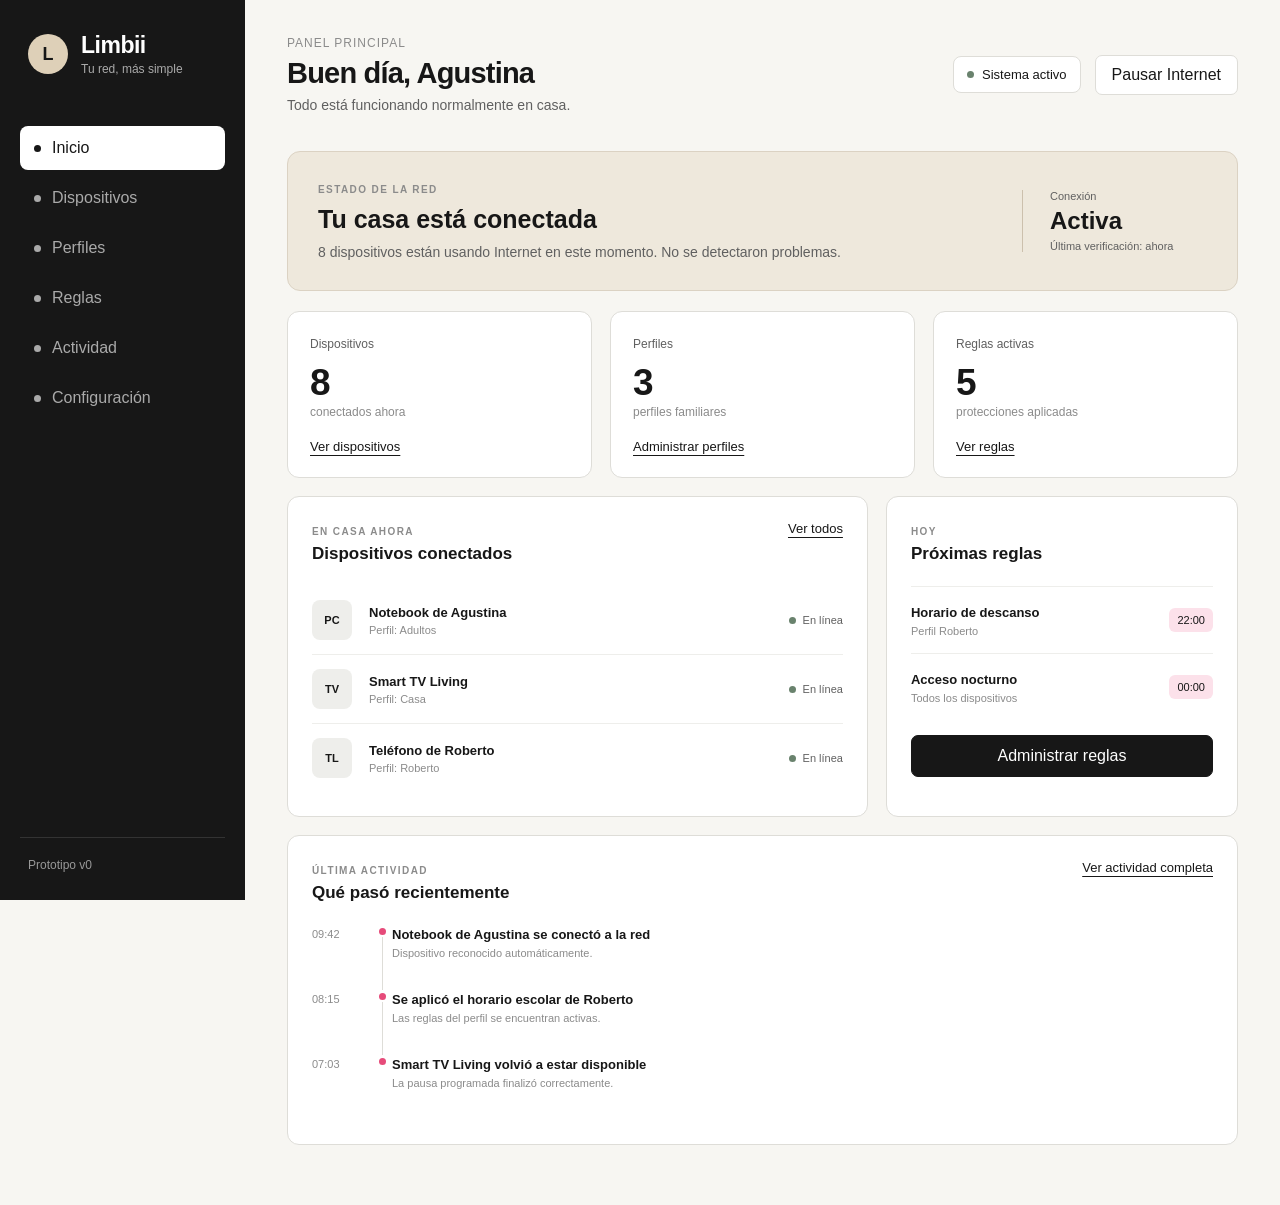
<file: prototipo/index.html>
<!DOCTYPE html>
<html lang="es">
<head>
    <meta charset="UTF-8">
    <meta name="viewport" content="width=device-width, initial-scale=1.0">

    <title>Limbii </title>

    <link rel="stylesheet" href="estilos.css">
</head>

<body>

    <div class="aplicacion">

        <!-- Barra lateral -->
        <aside class="barra-lateral">

            <div class="marca">
                <div class="marca-simbolo">L</div>

                <div>
                    <h1>Limbii</h1>
                    <span>Tu red, más simple</span>
                </div>
            </div>

            <nav class="menu">

                <button class="menu-item activo" data-seccion="inicio">
                    <span class="menu-indicador"></span>
                    Inicio
                </button>

                <button class="menu-item" data-seccion="dispositivos">
                    <span class="menu-indicador"></span>
                    Dispositivos
                </button>

                <button class="menu-item" data-seccion="perfiles">
                    <span class="menu-indicador"></span>
                    Perfiles
                </button>

                <button class="menu-item" data-seccion="reglas">
                    <span class="menu-indicador"></span>
                    Reglas
                </button>

                <button class="menu-item" data-seccion="actividad">
                    <span class="menu-indicador"></span>
                    Actividad
                </button>

                <button class="menu-item" data-seccion="configuracion">
                    <span class="menu-indicador"></span>
                    Configuración
                </button>

            </nav>

            <div class="barra-pie">
                <p>Prototipo v0</p>
            </div>

        </aside>


        <!-- Contenido -->
        <main class="contenido">

            <!-- Cabecera -->
            <header class="cabecera">

                <div>
                    <p class="cabecera-superior">Panel principal</p>
                    <h2>Buen día, Agustina</h2>
                    <p class="cabecera-descripcion">
                        Todo está funcionando normalmente en casa.
                    </p>
                </div>

                <div class="cabecera-acciones">

                    <div class="estado-sistema">
                        <span class="estado-punto"></span>
                        Sistema activo
                    </div>

                    <button class="boton-secundario" id="botonPausarInternet">
                        Pausar Internet
                    </button>

                </div>

            </header>


            <!-- SECCIÓN INICIO -->
            <section class="seccion activa" id="inicio">

                <!-- Estado general -->
                <div class="estado-red">

                    <div class="estado-red-texto">
                        <span class="etiqueta">ESTADO DE LA RED</span>

                        <h3>Tu casa está conectada</h3>

                        <p>
                            8 dispositivos están usando Internet en este momento.
                            No se detectaron problemas.
                        </p>
                    </div>

                    <div class="estado-red-dato">
                        <span>Conexión</span>
                        <strong>Activa</strong>
                        <small>Última verificación: ahora</small>
                    </div>

                </div>


                <!-- Tarjetas resumen -->
                <div class="resumen">

                    <article class="tarjeta-resumen">
                        <span class="tarjeta-titulo">Dispositivos</span>

                        <div class="tarjeta-numero">8</div>

                        <p>conectados ahora</p>

                        <button class="enlace-interno" data-ir="dispositivos">
                            Ver dispositivos
                        </button>
                    </article>


                    <article class="tarjeta-resumen">
                        <span class="tarjeta-titulo">Perfiles</span>

                        <div class="tarjeta-numero">3</div>

                        <p>perfiles familiares</p>

                        <button class="enlace-interno" data-ir="perfiles">
                            Administrar perfiles
                        </button>
                    </article>


                    <article class="tarjeta-resumen">
                        <span class="tarjeta-titulo">Reglas activas</span>

                        <div class="tarjeta-numero">5</div>

                        <p>protecciones aplicadas</p>

                        <button class="enlace-interno" data-ir="reglas">
                            Ver reglas
                        </button>
                    </article>

                </div>


                <div class="grilla-principal">

                    <!-- Dispositivos principales -->
                    <article class="panel">

                        <div class="panel-cabecera">

                            <div>
                                <span class="etiqueta">EN CASA AHORA</span>
                                <h3>Dispositivos conectados</h3>
                            </div>

                            <button class="boton-texto" data-ir="dispositivos">
                                Ver todos
                            </button>

                        </div>


                        <div class="lista-dispositivos">

                            <div class="dispositivo">

                                <div class="dispositivo-icono">
                                    PC
                                </div>

                                <div class="dispositivo-info">
                                    <strong>Notebook de Agustina</strong>
                                    <span>Perfil: Adultos</span>
                                </div>

                                <div class="dispositivo-estado">
                                    <span class="estado-punto"></span>
                                    En línea
                                </div>

                            </div>


                            <div class="dispositivo">

                                <div class="dispositivo-icono">
                                    TV
                                </div>

                                <div class="dispositivo-info">
                                    <strong>Smart TV Living</strong>
                                    <span>Perfil: Casa</span>
                                </div>

                                <div class="dispositivo-estado">
                                    <span class="estado-punto"></span>
                                    En línea
                                </div>

                            </div>


                            <div class="dispositivo">

                                <div class="dispositivo-icono">
                                    TL
                                </div>

                                <div class="dispositivo-info">
                                    <strong>Teléfono de Roberto</strong>
                                    <span>Perfil: Roberto</span>
                                </div>

                                <div class="dispositivo-estado">
                                    <span class="estado-punto"></span>
                                    En línea
                                </div>

                            </div>

                        </div>

                    </article>


                    <!-- Rutinas -->
                    <article class="panel panel-rutinas">

                        <div class="panel-cabecera">

                            <div>
                                <span class="etiqueta">HOY</span>
                                <h3>Próximas reglas</h3>
                            </div>

                        </div>

                        <div class="rutina">

                            <div>
                                <strong>Horario de descanso</strong>
                                <p>Perfil Roberto</p>
                            </div>

                            <span>22:00</span>

                        </div>


                        <div class="rutina">

                            <div>
                                <strong>Acceso nocturno</strong>
                                <p>Todos los dispositivos</p>
                            </div>

                            <span>00:00</span>

                        </div>


                        <button class="boton-principal ancho-completo" data-ir="reglas">
                            Administrar reglas
                        </button>

                    </article>

                </div>


                <!-- Actividad reciente -->
                <article class="panel actividad-reciente">

                    <div class="panel-cabecera">

                        <div>
                            <span class="etiqueta">ÚLTIMA ACTIVIDAD</span>
                            <h3>Qué pasó recientemente</h3>
                        </div>

                        <button class="boton-texto" data-ir="actividad">
                            Ver actividad completa
                        </button>

                    </div>


                    <div class="actividad-item">

                        <div class="actividad-hora">09:42</div>

                        <div class="actividad-linea">
                            <span></span>
                        </div>

                        <div class="actividad-texto">
                            <strong>Notebook de Agustina se conectó a la red</strong>
                            <p>Dispositivo reconocido automáticamente.</p>
                        </div>

                    </div>


                    <div class="actividad-item">

                        <div class="actividad-hora">08:15</div>

                        <div class="actividad-linea">
                            <span></span>
                        </div>

                        <div class="actividad-texto">
                            <strong>Se aplicó el horario escolar de Roberto</strong>
                            <p>Las reglas del perfil se encuentran activas.</p>
                        </div>

                    </div>


                    <div class="actividad-item">

                        <div class="actividad-hora">07:03</div>

                        <div class="actividad-linea">
                            <span></span>
                        </div>

                        <div class="actividad-texto">
                            <strong>Smart TV Living volvió a estar disponible</strong>
                            <p>La pausa programada finalizó correctamente.</p>
                        </div>

                    </div>

                </article>

            </section>


            <!-- SECCIÓN DISPOSITIVOS -->
            <section class="seccion" id="dispositivos">

                <div class="titulo-seccion">

                    <div>
                        <span class="etiqueta">RED DOMÉSTICA</span>
                        <h2>Dispositivos</h2>
                        <p>
                            Consultá y administrá los equipos conectados a tu red.
                        </p>
                    </div>

                    <button class="boton-principal">
                        Agregar dispositivo
                    </button>

                </div>


                <article class="panel">

                    <div class="barra-filtros">

                        <input
                            type="search"
                            id="buscarDispositivo"
                            placeholder="Buscar dispositivo"
                        >

                        <select>
                            <option>Todos los perfiles</option>
                            <option>Adultos</option>
                            <option>Roberto</option>
                            <option>Casa</option>
                        </select>

                    </div>


                    <div class="tabla-simple">

                        <div class="tabla-fila tabla-encabezado">
                            <span>Dispositivo</span>
                            <span>Perfil</span>
                            <span>Estado</span>
                            <span>Acceso</span>
                        </div>


                        <div class="tabla-fila dispositivo-buscable">

                            <div>
                                <strong>Notebook de Agustina</strong>
                                <small>192.168.1.20</small>
                            </div>

                            <span>Adultos</span>

                            <span class="estado-en-linea">
                                En línea
                            </span>

                            <button class="boton-pausa">
                                Pausar
                            </button>

                        </div>


                        <div class="tabla-fila dispositivo-buscable">

                            <div>
                                <strong>Teléfono de Roberto</strong>
                                <small>192.168.1.31</small>
                            </div>

                            <span>Roberto</span>

                            <span class="estado-en-linea">
                                En línea
                            </span>

                            <button class="boton-pausa">
                                Pausar
                            </button>

                        </div>


                        <div class="tabla-fila dispositivo-buscable">

                            <div>
                                <strong>Smart TV Living</strong>
                                <small>192.168.1.45</small>
                            </div>

                            <span>Casa</span>

                            <span class="estado-en-linea">
                                En línea
                            </span>

                            <button class="boton-pausa">
                                Pausar
                            </button>

                        </div>


                        <div class="tabla-fila dispositivo-buscable">

                            <div>
                                <strong>Tablet</strong>
                                <small>192.168.1.52</small>
                            </div>

                            <span>Roberto</span>

                            <span class="estado-desconectado">
                                Desconectado
                            </span>

                            <button class="boton-pausa" disabled>
                                Pausar
                            </button>

                        </div>

                    </div>

                </article>

            </section>


            <!-- SECCIÓN PERFILES -->
            <section class="seccion" id="perfiles">

                <div class="titulo-seccion">

                    <div>
                        <span class="etiqueta">PERSONAS Y GRUPOS</span>
                        <h2>Perfiles</h2>
                        <p>
                            Organizá dispositivos y reglas según cada integrante de la casa.
                        </p>
                    </div>

                    <button class="boton-principal">
                        Crear perfil
                    </button>

                </div>


                <div class="perfiles-grid">

                    <article class="perfil">

                        <div class="perfil-inicial">
                            A
                        </div>

                        <div class="perfil-contenido">
                            <h3>Adultos</h3>
                            <p>3 dispositivos</p>

                            <div class="perfil-regla">
                                Sin restricciones horarias
                            </div>
                        </div>

                        <button class="boton-secundario">
                            Administrar
                        </button>

                    </article>


                    <article class="perfil perfil-destacado">

                        <div class="perfil-inicial">
                            M
                        </div>

                        <div class="perfil-contenido">
                            <h3>Roberto</h3>
                            <p>2 dispositivos</p>

                            <div class="perfil-regla">
                                Horario protegido activo
                            </div>
                        </div>

                        <button class="boton-secundario">
                            Administrar
                        </button>

                    </article>


                    <article class="perfil">

                        <div class="perfil-inicial">
                            C
                        </div>

                        <div class="perfil-contenido">
                            <h3>Casa</h3>
                            <p>3 dispositivos</p>

                            <div class="perfil-regla">
                                Dispositivos compartidos
                            </div>
                        </div>

                        <button class="boton-secundario">
                            Administrar
                        </button>

                    </article>

                </div>

            </section>


            <!-- SECCIÓN REGLAS -->
            <section class="seccion" id="reglas">

                <div class="titulo-seccion">

                    <div>
                        <span class="etiqueta">CONTROL DE ACCESO</span>
                        <h2>Reglas</h2>
                        <p>
                            Definí cuándo y cómo pueden conectarse los perfiles.
                        </p>
                    </div>

                    <button class="boton-principal" id="nuevaRegla">
                        Nueva regla
                    </button>

                </div>


                <article class="panel">

                    <div class="regla">

                        <div>
                            <span class="regla-tipo">HORARIO</span>
                            <h3>Descanso nocturno</h3>
                            <p>Roberto · Todos los días de 22:00 a 07:00</p>
                        </div>

                        <label class="interruptor">
                            <input type="checkbox" checked>
                            <span></span>
                        </label>

                    </div>


                    <div class="regla">

                        <div>
                            <span class="regla-tipo">CONTENIDO</span>
                            <h3>Navegación protegida</h3>
                            <p>Roberto · Protección de categorías no adecuadas.</p>
                        </div>

                        <label class="interruptor">
                            <input type="checkbox" checked>
                            <span></span>
                        </label>

                    </div>


                    <div class="regla">

                        <div>
                            <span class="regla-tipo">HORARIO</span>
                            <h3>Horario escolar</h3>
                            <p>Roberto · Lunes a viernes de 08:00 a 12:00</p>
                        </div>

                        <label class="interruptor">
                            <input type="checkbox" checked>
                            <span></span>
                        </label>

                    </div>


                    <div class="regla">

                        <div>
                            <span class="regla-tipo">GENERAL</span>
                            <h3>Pausa nocturna de dispositivos compartidos</h3>
                            <p>Casa · Todos los días desde las 00:00.</p>
                        </div>

                        <label class="interruptor">
                            <input type="checkbox">
                            <span></span>
                        </label>

                    </div>

                </article>

            </section>


            <!-- SECCIÓN ACTIVIDAD -->
            <section class="seccion" id="actividad">

                <div class="titulo-seccion">

                    <div>
                        <span class="etiqueta">REGISTRO</span>
                        <h2>Actividad</h2>
                        <p>
                            Consultá los principales eventos ocurridos en la red.
                        </p>
                    </div>

                </div>


                <article class="panel">

                    <div class="actividad-listado">

                        <div class="registro">

                            <div class="registro-fecha">
                                <strong>Hoy</strong>
                                <span>09:42</span>
                            </div>

                            <div>
                                <strong>Dispositivo conectado</strong>
                                <p>Notebook de Agustina ingresó a la red.</p>
                            </div>

                        </div>


                        <div class="registro">

                            <div class="registro-fecha">
                                <strong>Hoy</strong>
                                <span>08:15</span>
                            </div>

                            <div>
                                <strong>Regla aplicada</strong>
                                <p>Comenzó el horario escolar del perfil Roberto.</p>
                            </div>

                        </div>


                        <div class="registro">

                            <div class="registro-fecha">
                                <strong>Hoy</strong>
                                <span>07:03</span>
                            </div>

                            <div>
                                <strong>Acceso restaurado</strong>
                                <p>Smart TV Living recuperó el acceso a Internet.</p>
                            </div>

                        </div>


                        <div class="registro">

                            <div class="registro-fecha">
                                <strong>Ayer</strong>
                                <span>22:00</span>
                            </div>

                            <div>
                                <strong>Regla aplicada</strong>
                                <p>Comenzó el descanso nocturno del perfil Roberto.</p>
                            </div>

                        </div>

                    </div>

                </article>

            </section>


            <!-- SECCIÓN CONFIGURACIÓN -->
            <section class="seccion" id="configuracion">

                <div class="titulo-seccion">

                    <div>
                        <span class="etiqueta">SISTEMA</span>
                        <h2>Configuración</h2>
                        <p>
                            Preferencias generales del prototipo Limbii.
                        </p>
                    </div>

                </div>


                <div class="configuracion-grid">

                    <article class="panel">

                        <span class="etiqueta">RED</span>
                        <h3>Información del nodo Limbii</h3>

                        <div class="dato-configuracion">
                            <span>Nombre</span>
                            <strong>Limbii Casa</strong>
                        </div>

                        <div class="dato-configuracion">
                            <span>Dirección local</span>
                            <strong>192.168.1.10</strong>
                        </div>

                        <div class="dato-configuracion">
                            <span>Estado</span>
                            <strong>Activo</strong>
                        </div>

                    </article>


                    <article class="panel">

                        <span class="etiqueta">PREFERENCIAS</span>
                        <h3>Notificaciones</h3>

                        <div class="preferencia">

                            <div>
                                <strong>Nuevos dispositivos</strong>
                                <p>Avisar cuando aparece un equipo desconocido.</p>
                            </div>

                            <label class="interruptor">
                                <input type="checkbox" checked>
                                <span></span>
                            </label>

                        </div>


                        <div class="preferencia">

                            <div>
                                <strong>Cambios de reglas</strong>
                                <p>Registrar modificaciones realizadas por el administrador.</p>
                            </div>

                            <label class="interruptor">
                                <input type="checkbox" checked>
                                <span></span>
                            </label>

                        </div>

                    </article>

                </div>

            </section>

        </main>

    </div>


    <!-- Avisos del prototipo -->
    <div class="notificacion" id="notificacion">
        Acción realizada
    </div>


    <!-- Modal -->
    <div class="modal-fondo" id="modalRegla">

        <div class="modal">

            <div class="modal-cabecera">
                <div>
                    <span class="etiqueta">NUEVA REGLA</span>
                    <h3>Crear una regla</h3>
                </div>

                <button class="modal-cerrar" id="cerrarModal">
                    ×
                </button>
            </div>


            <form id="formRegla">

                <label>
                    Nombre de la regla

                    <input
                        type="text"
                        placeholder="Ej. Horario de estudio"
                        required
                    >
                </label>


                <label>
                    Perfil

                    <select required>
                        <option value="">Seleccionar perfil</option>
                        <option>Adultos</option>
                        <option>Roberto</option>
                        <option>Casa</option>
                    </select>
                </label>


                <label>
                    Tipo de regla

                    <select required>
                        <option>Horario</option>
                        <option>Contenido</option>
                        <option>Pausa de Internet</option>
                    </select>
                </label>


                <div class="modal-acciones">
                    <button
                        type="button"
                        class="boton-secundario"
                        id="cancelarModal"
                    >
                        Cancelar
                    </button>

                    <button
                        type="submit"
                        class="boton-principal"
                    >
                        Guardar regla
                    </button>
                </div>

            </form>

        </div>

    </div>


    <script src="script.js"></script>

</body>
</html>
</file>
<file: prototipo/estilos.css>
/* LMBIIIIIII */

* {
    margin: 0;
    padding: 0;
    box-sizing: border-box;
}

:root {
    --negro: #171717;
    --negro-suave: #292929;
    --gris-oscuro: #606060;
    --gris: #8b8b8b;
    --gris-claro: #eeeeeb;
    --fondo: #f7f6f2;
    --blanco: #ffffff;
    --beige: #ded0b8;
    --beige-claro: #eee8dc;
    --rosa: #e64b7a;
    --rosa-claro: #fce1ea;
    --verde: #69826d;
    --borde: #deddd8;
}

body {
    font-family: Arial, Helvetica, sans-serif;
    background: var(--fondo);
    color: var(--negro);
    min-height: 100vh;
}

button,
input,
select {
    font: inherit;
}

button {
    cursor: pointer;
}

.aplicacion {
    display: flex;
    min-height: 100vh;
}


/* BARRA LATERAL */

.barra-lateral {
    width: 245px;
    background: var(--negro);
    color: var(--blanco);
    padding: 32px 20px 24px;
    display: flex;
    flex-direction: column;
    position: fixed;
    top: 0;
    left: 0;
    bottom: 0;
}

.marca {
    display: flex;
    align-items: center;
    gap: 13px;
    margin-bottom: 50px;
    padding: 0 8px;
}

.marca-simbolo {
    width: 40px;
    height: 40px;
    border-radius: 50%;
    background: var(--beige);
    color: var(--negro);
    display: flex;
    align-items: center;
    justify-content: center;
    font-size: 18px;
    font-weight: bold;
}

.marca h1 {
    font-size: 23px;
    font-weight: 600;
    letter-spacing: -0.5px;
}

.marca span {
    display: block;
    font-size: 12px;
    color: #aaa;
    margin-top: 3px;
}

.menu {
    display: flex;
    flex-direction: column;
    gap: 6px;
}

.menu-item {
    width: 100%;
    border: none;
    background: transparent;
    color: #aaa;
    text-align: left;
    padding: 13px 14px;
    border-radius: 8px;
    display: flex;
    align-items: center;
    gap: 11px;
    transition: 0.2s;
}

.menu-item:hover {
    background: #242424;
    color: var(--blanco);
}

.menu-item.activo {
    background: var(--blanco);
    color: var(--negro);
}

.menu-indicador {
    width: 7px;
    height: 7px;
    border-radius: 50%;
    background: currentColor;
}

.barra-pie {
    margin-top: auto;
    border-top: 1px solid #333;
    padding: 20px 8px 0;
    color: #999;
}

.barra-pie p {
    font-size: 12px;
    margin-bottom: 4px;
}

.barra-pie span {
    font-size: 11px;
}


/* CONTENIDO */

.contenido {
    margin-left: 245px;
    width: calc(100% - 245px);
    padding: 36px 42px 60px;
}

.cabecera {
    display: flex;
    justify-content: space-between;
    align-items: center;
    margin-bottom: 38px;
}

.cabecera-superior {
    color: var(--gris);
    font-size: 12px;
    text-transform: uppercase;
    letter-spacing: 1px;
    margin-bottom: 7px;
}

.cabecera h2 {
    font-size: 29px;
    font-weight: 600;
    letter-spacing: -0.8px;
}

.cabecera-descripcion {
    color: var(--gris-oscuro);
    margin-top: 7px;
    font-size: 14px;
}

.cabecera-acciones {
    display: flex;
    align-items: center;
    gap: 14px;
}

.estado-sistema {
    display: flex;
    align-items: center;
    gap: 8px;
    font-size: 13px;
    background: var(--blanco);
    border: 1px solid var(--borde);
    padding: 10px 13px;
    border-radius: 8px;
}

.estado-punto {
    width: 7px;
    height: 7px;
    background: var(--verde);
    border-radius: 50%;
}


/* BOTON */

.boton-principal {
    border: 1px solid var(--negro);
    background: var(--negro);
    color: var(--blanco);
    padding: 11px 17px;
    border-radius: 7px;
    transition: 0.2s;
}

.boton-principal:hover {
    background: #333;
}

.boton-secundario {
    border: 1px solid var(--borde);
    background: var(--blanco);
    color: var(--negro);
    padding: 10px 16px;
    border-radius: 7px;
    transition: 0.2s;
}

.boton-secundario:hover {
    border-color: var(--negro);
}

.boton-texto,
.enlace-interno {
    background: transparent;
    border: 0;
    color: var(--negro);
    font-size: 13px;
    text-decoration: underline;
    text-underline-offset: 4px;
}

.ancho-completo {
    width: 100%;
}


/* SECCIONES */

.seccion {
    display: none;
}

.seccion.activa {
    display: block;
}

.etiqueta {
    color: var(--gris);
    font-size: 10px;
    font-weight: bold;
    letter-spacing: 1.4px;
}

.titulo-seccion {
    display: flex;
    justify-content: space-between;
    align-items: flex-end;
    margin-bottom: 28px;
}

.titulo-seccion h2 {
    font-size: 31px;
    margin-top: 6px;
}

.titulo-seccion p {
    color: var(--gris-oscuro);
    margin-top: 7px;
    font-size: 14px;
}


/* ESTADO RED */

.estado-red {
    background: var(--beige-claro);
    border: 1px solid #dbd2c3;
    border-radius: 13px;
    padding: 27px 30px;
    display: flex;
    align-items: center;
    justify-content: space-between;
    margin-bottom: 20px;
}

.estado-red h3 {
    font-size: 25px;
    margin: 8px 0;
}

.estado-red p {
    color: var(--gris-oscuro);
    max-width: 570px;
    line-height: 1.5;
    font-size: 14px;
}

.estado-red-dato {
    min-width: 185px;
    border-left: 1px solid #ccc0ad;
    padding-left: 27px;
}

.estado-red-dato span,
.estado-red-dato small {
    display: block;
    color: var(--gris-oscuro);
    font-size: 11px;
}

.estado-red-dato strong {
    display: block;
    font-size: 24px;
    margin: 5px 0;
}


/* PANTALLAZO */

.resumen {
    display: grid;
    grid-template-columns: repeat(3, 1fr);
    gap: 18px;
    margin-bottom: 18px;
}

.tarjeta-resumen {
    background: var(--blanco);
    border: 1px solid var(--borde);
    border-radius: 12px;
    padding: 22px;
}

.tarjeta-titulo {
    color: var(--gris-oscuro);
    font-size: 12px;
}

.tarjeta-numero {
    font-size: 37px;
    margin: 10px 0 1px;
    font-weight: 600;
}

.tarjeta-resumen p {
    color: var(--gris);
    font-size: 12px;
    margin-bottom: 18px;
}


/* PANEL */

.grilla-principal {
    display: grid;
    grid-template-columns: 1.65fr 1fr;
    gap: 18px;
    margin-bottom: 18px;
}

.panel {
    background: var(--blanco);
    border: 1px solid var(--borde);
    border-radius: 12px;
    padding: 24px;
}

.panel-cabecera {
    display: flex;
    justify-content: space-between;
    align-items: flex-start;
    margin-bottom: 22px;
}

.panel h3 {
    font-size: 17px;
    margin-top: 5px;
}


/* DISP. HOME */

.lista-dispositivos {
    display: flex;
    flex-direction: column;
}

.dispositivo {
    display: grid;
    grid-template-columns: 44px 1fr auto;
    align-items: center;
    gap: 13px;
    padding: 14px 0;
    border-top: 1px solid var(--gris-claro);
}

.dispositivo:first-child {
    border-top: 0;
}

.dispositivo-icono {
    width: 40px;
    height: 40px;
    background: var(--gris-claro);
    border-radius: 8px;
    display: flex;
    justify-content: center;
    align-items: center;
    font-size: 11px;
    font-weight: bold;
}

.dispositivo-info strong {
    display: block;
    font-size: 13px;
}

.dispositivo-info span {
    font-size: 11px;
    color: var(--gris);
    display: block;
    margin-top: 4px;
}

.dispositivo-estado {
    font-size: 11px;
    color: var(--gris-oscuro);
    display: flex;
    align-items: center;
    gap: 7px;
}


/* RUT */

.rutina {
    padding: 16px 0;
    border-top: 1px solid var(--gris-claro);
    display: flex;
    justify-content: space-between;
    align-items: center;
}

.rutina strong {
    font-size: 13px;
}

.rutina p {
    font-size: 11px;
    color: var(--gris);
    margin-top: 4px;
}

.rutina > span {
    background: var(--rosa-claro);
    padding: 6px 8px;
    border-radius: 6px;
    font-size: 11px;
}

.panel-rutinas .boton-principal {
    margin-top: 15px;
}


/* HOME */

.actividad-item {
    display: grid;
    grid-template-columns: 60px 20px 1fr;
    min-height: 65px;
}

.actividad-hora {
    font-size: 11px;
    color: var(--gris);
    padding-top: 3px;
}

.actividad-linea {
    display: flex;
    justify-content: center;
    position: relative;
}

.actividad-linea::after {
    content: "";
    position: absolute;
    top: 12px;
    bottom: 0;
    width: 1px;
    background: var(--borde);
}

.actividad-item:last-child .actividad-linea::after {
    display: none;
}

.actividad-linea span {
    width: 7px;
    height: 7px;
    border-radius: 50%;
    background: var(--rosa);
    z-index: 1;
    margin-top: 3px;
}

.actividad-texto strong {
    font-size: 13px;
}

.actividad-texto p {
    font-size: 11px;
    color: var(--gris);
    margin-top: 4px;
}


/* DISPOSITIVOS de red */

.barra-filtros {
    display: flex;
    justify-content: space-between;
    gap: 15px;
    margin-bottom: 22px;
}

.barra-filtros input {
    flex: 1;
}

input,
select {
    background: var(--blanco);
    border: 1px solid var(--borde);
    border-radius: 7px;
    padding: 11px 12px;
    color: var(--negro);
    outline: none;
}

input:focus,
select:focus {
    border-color: var(--negro);
}

.tabla-simple {
    width: 100%;
}

.tabla-fila {
    display: grid;
    grid-template-columns: 2fr 1fr 1fr 100px;
    gap: 15px;
    align-items: center;
    padding: 15px 8px;
    border-top: 1px solid var(--gris-claro);
    font-size: 13px;
}

.tabla-encabezado {
    color: var(--gris);
    font-size: 10px;
    text-transform: uppercase;
    letter-spacing: 1px;
    border-top: 0;
}

.tabla-fila small {
    display: block;
    color: var(--gris);
    margin-top: 4px;
}

.estado-en-linea {
    color: var(--verde);
}

.estado-desconectado {
    color: var(--gris);
}

.boton-pausa {
    background: transparent;
    border: 1px solid var(--borde);
    border-radius: 6px;
    padding: 7px 10px;
}

.boton-pausa:hover:not(:disabled) {
    background: var(--negro);
    color: var(--blanco);
    border-color: var(--negro);
}

.boton-pausa:disabled {
    opacity: 0.35;
    cursor: default;
}


/* PERFILES */

.perfiles-grid {
    display: grid;
    grid-template-columns: repeat(3, 1fr);
    gap: 18px;
}

.perfil {
    background: var(--blanco);
    border: 1px solid var(--borde);
    border-radius: 12px;
    padding: 25px;
}

.perfil-destacado {
    background: var(--rosa-claro);
    border-color: #e3c7d0;
}

.perfil-inicial {
    width: 47px;
    height: 47px;
    border-radius: 50%;
    background: var(--negro);
    color: var(--blanco);
    display: flex;
    align-items: center;
    justify-content: center;
    margin-bottom: 22px;
    font-weight: bold;
}

.perfil h3 {
    font-size: 19px;
}

.perfil-contenido > p {
    color: var(--gris);
    font-size: 12px;
    margin: 5px 0 18px;
}

.perfil-regla {
    background: rgba(255, 255, 255, 0.7);
    border-radius: 7px;
    padding: 11px;
    font-size: 11px;
    margin-bottom: 25px;
}


/* REGLAS */
.regla {
    display: flex;
    justify-content: space-between;
    gap: 20px;
    align-items: center;
    padding: 19px 5px;
    border-top: 1px solid var(--gris-claro);
}

.regla:first-child {
    border-top: 0;
}

.regla h3 {
    font-size: 15px;
    margin: 5px 0;
}

.regla p {
    font-size: 12px;
    color: var(--gris);
}

.regla-tipo {
    font-size: 9px;
    color: var(--gris);
    letter-spacing: 1px;
}


/* interruptor */

.interruptor {
    position: relative;
    display: inline-block;
    width: 42px;
    height: 23px;
    flex-shrink: 0;
}

.interruptor input {
    display: none;
}

.interruptor span {
    position: absolute;
    inset: 0;
    background: #ccc;
    border-radius: 20px;
    cursor: pointer;
    transition: 0.2s;
}

.interruptor span::before {
    content: "";
    position: absolute;
    width: 17px;
    height: 17px;
    left: 3px;
    top: 3px;
    background: white;
    border-radius: 50%;
    transition: 0.2s;
}

.interruptor input:checked + span {
    background: var(--negro);
}

.interruptor input:checked + span::before {
    transform: translateX(19px);
}


/* ACTIVIDAD */

.registro {
    display: grid;
    grid-template-columns: 120px 1fr;
    gap: 25px;
    padding: 19px 5px;
    border-top: 1px solid var(--gris-claro);
}

.registro:first-child {
    border-top: 0;
}

.registro-fecha strong {
    display: block;
    font-size: 12px;
}

.registro-fecha span {
    color: var(--gris);
    display: block;
    margin-top: 4px;
    font-size: 11px;
}

.registro > div:last-child strong {
    font-size: 13px;
}

.registro p {
    font-size: 12px;
    color: var(--gris);
    margin-top: 5px;
}


/* CONFIG */

.configuracion-grid {
    display: grid;
    grid-template-columns: 1fr 1.2fr;
    gap: 18px;
}

.dato-configuracion {
    display: flex;
    justify-content: space-between;
    padding: 15px 0;
    border-top: 1px solid var(--gris-claro);
    font-size: 12px;
}

.dato-configuracion:first-of-type {
    margin-top: 20px;
}

.dato-configuracion span {
    color: var(--gris);
}

.preferencia {
    display: flex;
    justify-content: space-between;
    align-items: center;
    gap: 15px;
    padding: 17px 0;
    border-top: 1px solid var(--gris-claro);
}

.preferencia:first-of-type {
    margin-top: 20px;
}

.preferencia strong {
    font-size: 12px;
}

.preferencia p {
    color: var(--gris);
    font-size: 11px;
    margin-top: 5px;
}


/* NOTIS */

.notificacion {
    position: fixed;
    right: 25px;
    bottom: 25px;
    background: var(--negro);
    color: var(--blanco);
    padding: 13px 18px;
    border-radius: 7px;
    font-size: 12px;
    opacity: 0;
    transform: translateY(15px);
    pointer-events: none;
    transition: 0.25s;
}

.notificacion.visible {
    opacity: 1;
    transform: translateY(0);
}


/* MOD */

.modal-fondo {
    display: none;
    position: fixed;
    inset: 0;
    background: rgba(0, 0, 0, 0.45);
    align-items: center;
    justify-content: center;
    z-index: 100;
}

.modal-fondo.visible {
    display: flex;
}

.modal {
    width: 420px;
    max-width: calc(100% - 30px);
    background: var(--blanco);
    border-radius: 12px;
    padding: 25px;
}

.modal-cabecera {
    display: flex;
    justify-content: space-between;
    align-items: flex-start;
    margin-bottom: 25px;
}

.modal-cabecera h3 {
    margin-top: 6px;
    font-size: 21px;
}

.modal-cerrar {
    border: 0;
    background: transparent;
    font-size: 25px;
    color: var(--gris);
}

.modal form {
    display: flex;
    flex-direction: column;
    gap: 17px;
}

.modal label {
    display: flex;
    flex-direction: column;
    gap: 7px;
    font-size: 12px;
    font-weight: bold;
}

.modal-acciones {
    display: flex;
    justify-content: flex-end;
    gap: 10px;
    margin-top: 7px;
}


/* RESPONSIVE */

/* tablet */
@media (max-width: 1050px) {

    .contenido {
        padding: 30px 28px 50px;
    }

    .resumen {
        grid-template-columns: repeat(2, 1fr);
    }

    .tarjeta-resumen:last-child {
        grid-column: 1 / -1;
    }

    .grilla-principal {
        grid-template-columns: 1fr;
    }

    .perfiles-grid {
        grid-template-columns: repeat(2, 1fr);
    }

    .configuracion-grid {
        grid-template-columns: 1fr;
    }
}


/* celu - tablet */
@media (max-width: 760px) {

    body {
        overflow-x: hidden;
    }

    .aplicacion {
        display: block;
    }


    /* Barra pasa arriba */

    .barra-lateral {
        position: relative;
        width: 100%;
        height: auto;
        padding: 18px;
        display: block;
    }

    .marca {
        margin-bottom: 18px;
        padding: 0;
    }

    .marca-simbolo {
        width: 38px;
        height: 38px;
    }

    .marca h1 {
        font-size: 21px;
    }

    .marca span {
        font-size: 11px;
    }


    /* Menú horizontal */

    .menu {
        flex-direction: row;
        overflow-x: auto;
        gap: 8px;
        padding-bottom: 5px;
        scrollbar-width: none;
    }

    .menu::-webkit-scrollbar {
        display: none;
    }

    .menu-item {
        width: auto;
        min-width: max-content;
        padding: 10px 13px;
        font-size: 12px;
        flex-shrink: 0;
    }

    .menu-indicador {
        width: 6px;
        height: 6px;
    }

    .barra-pie {
        display: none;
    }


    /* Contenido */

    .contenido {
        margin-left: 0;
        width: 100%;
        padding: 24px 18px 45px;
    }


    /* Cabecera */

    .cabecera {
        flex-direction: column;
        align-items: flex-start;
        gap: 18px;
        margin-bottom: 28px;
    }

    .cabecera h2 {
        font-size: 25px;
    }

    .cabecera-acciones {
        width: 100%;
        flex-wrap: wrap;
    }

    .estado-sistema {
        flex: 1;
    }


    /* Estado */

    .estado-red {
        flex-direction: column;
        align-items: flex-start;
        gap: 22px;
        padding: 23px 20px;
    }

    .estado-red h3 {
        font-size: 22px;
    }

    .estado-red-dato {
        width: 100%;
        border-left: none;
        border-top: 1px solid #ccc0ad;
        padding-left: 0;
        padding-top: 18px;
    }


    /* Resumen */

    .resumen {
        grid-template-columns: 1fr;
    }

    .tarjeta-resumen:last-child {
        grid-column: auto;
    }


    /* Paneles */

    .grilla-principal {
        grid-template-columns: 1fr;
    }

    .panel {
        padding: 20px;
    }

    .panel-cabecera {
        gap: 15px;
    }


    /* Secciones */

    .titulo-seccion {
        flex-direction: column;
        align-items: flex-start;
        gap: 18px;
    }

    .titulo-seccion h2 {
        font-size: 27px;
    }


    /* Perfiles */

    .perfiles-grid {
        grid-template-columns: 1fr;
    }


    /* Configuración */

    .configuracion-grid {
        grid-template-columns: 1fr;
    }


    /* Buscador */

    .barra-filtros {
        flex-direction: column;
    }

    .barra-filtros input,
    .barra-filtros select {
        width: 100%;
    }


    /* Tabla */

    .tabla-simple {
        overflow-x: auto;
    }

    .tabla-fila {
        min-width: 580px;
        grid-template-columns: 2fr 1fr 1fr 90px;
    }


    /* Actividad */

    .actividad-item {
        grid-template-columns: 45px 15px 1fr;
    }

    .registro {
        grid-template-columns: 75px 1fr;
        gap: 15px;
    }


    /* Modal */

    .modal {
        width: calc(100% - 28px);
        max-height: 90vh;
        overflow-y: auto;
        padding: 22px;
    }


    /* Botones */

    .boton-principal,
    .boton-secundario {
        min-height: 40px;
    }
}


/* CELULARES CHICOS */
@media (max-width: 480px) {

    .contenido {
        padding: 20px 14px 40px;
    }

    .barra-lateral {
        padding: 15px 14px;
    }

    .cabecera h2 {
        font-size: 23px;
    }

    .cabecera-acciones {
        flex-direction: column;
        align-items: stretch;
    }

    .estado-sistema,
    .cabecera-acciones .boton-secundario {
        width: 100%;
    }

    .estado-red {
        border-radius: 10px;
    }

    .tarjeta-resumen {
        padding: 19px;
    }

    .tarjeta-numero {
        font-size: 32px;
    }

    .panel {
        padding: 18px;
    }

    .panel-cabecera {
        flex-direction: column;
    }

    .dispositivo {
        grid-template-columns: 40px 1fr;
    }

    .dispositivo-estado {
        grid-column: 2;
    }

    .rutina {
        gap: 15px;
    }

    .actividad-reciente {
        display: block;
    }

    .perfil {
        padding: 21px;
    }

    .regla {
        align-items: flex-start;
    }

    .registro {
        grid-template-columns: 1fr;
        gap: 8px;
    }

    .registro-fecha {
        display: flex;
        gap: 8px;
        align-items: center;
    }

    .registro-fecha span {
        margin-top: 0;
    }
}
</file>
